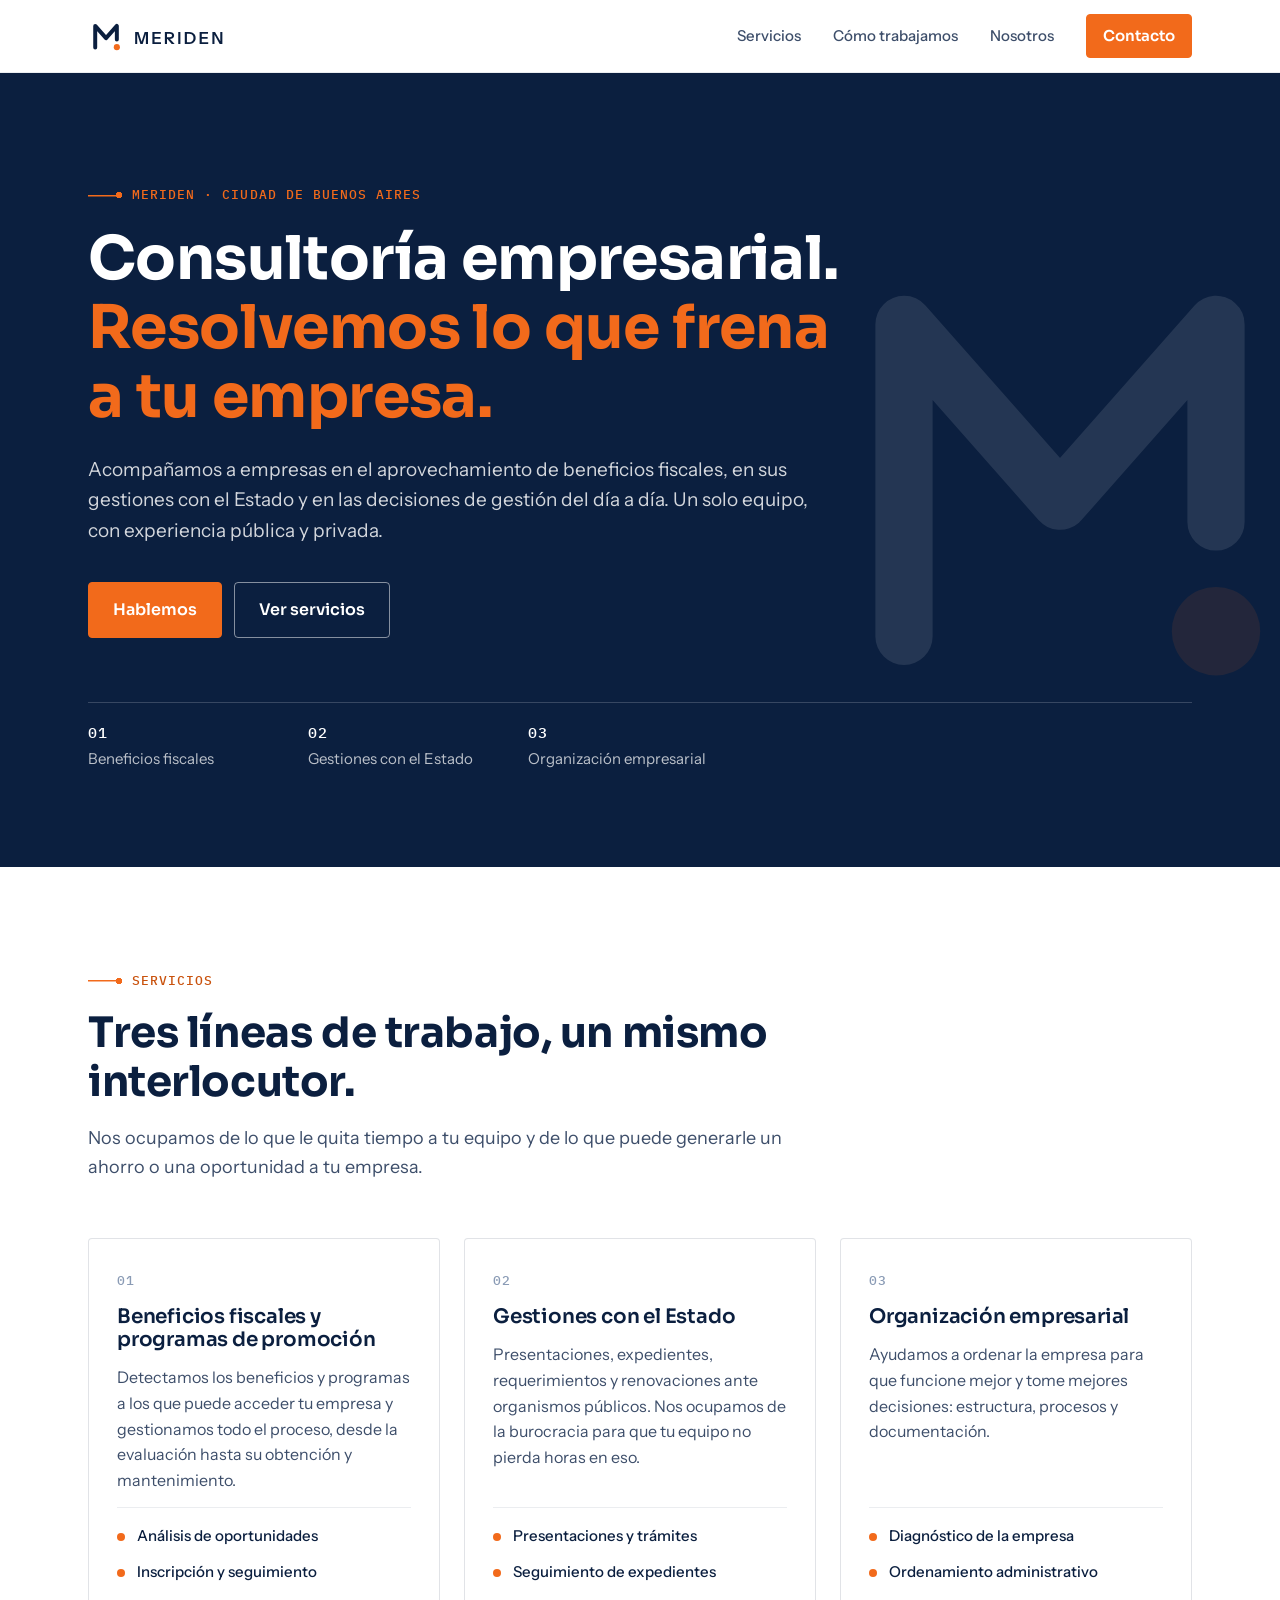
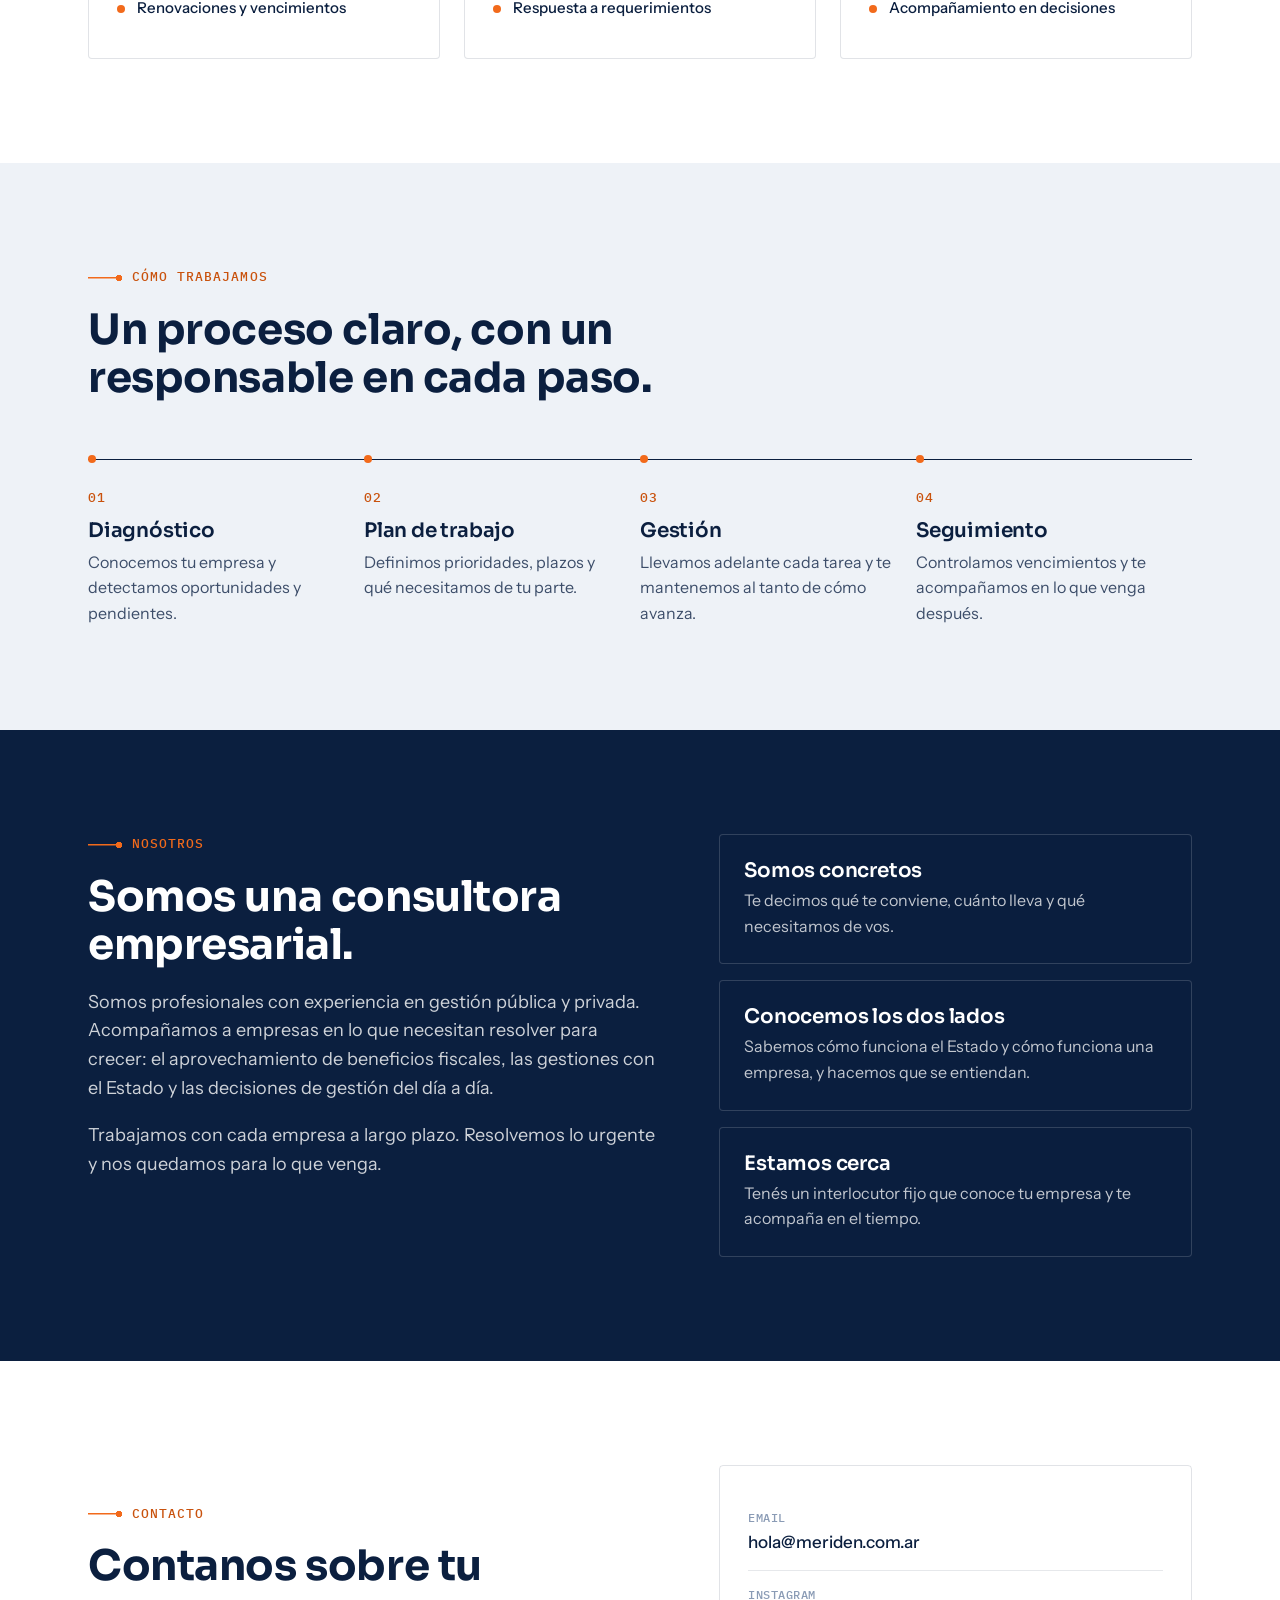
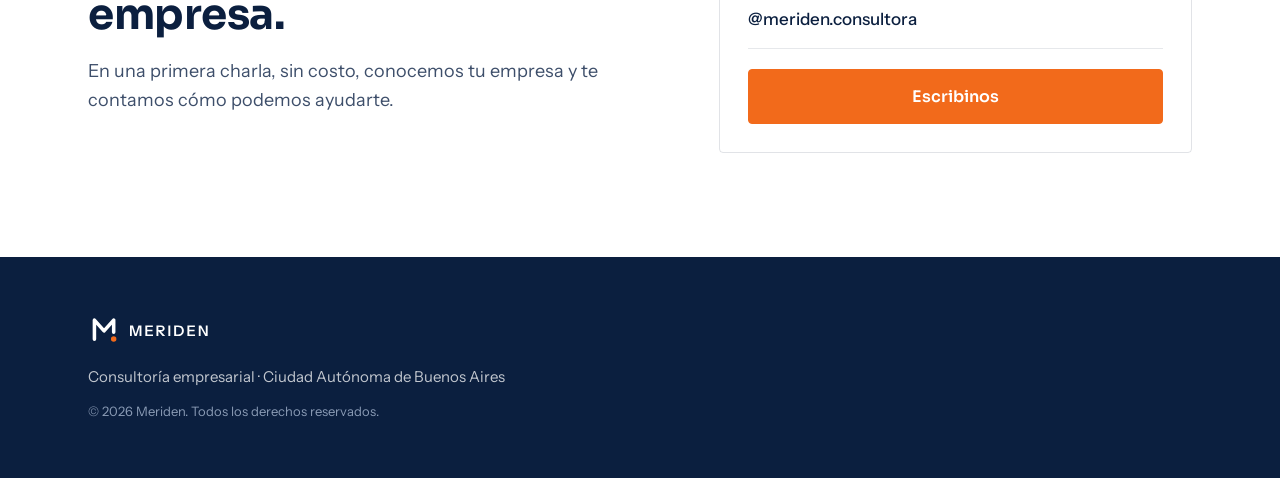
<file: index.html>
<!doctype html>
<html lang="es-AR">
<head>
  <meta charset="utf-8">
  <meta name="viewport" content="width=device-width, initial-scale=1">
  <title>Meriden · Consultoría empresarial</title>
  <meta name="description" content="Meriden es una consultora empresarial de Buenos Aires. Acompañamos a empresas en beneficios fiscales, gestiones con el Estado y organización empresarial.">
  <link rel="canonical" href="https://meriden.com.ar/">
  <link rel="icon" href="assets/img/simbolo.svg" type="image/svg+xml">
  <meta property="og:type" content="website">
  <meta property="og:title" content="Meriden · Consultoría empresarial">
  <meta property="og:description" content="Consultoría empresarial: beneficios fiscales, gestiones con el Estado y organización empresarial.">
  <meta property="og:url" content="https://meriden.com.ar/">
  <meta property="og:image" content="https://meriden.com.ar/assets/img/compartir.png">
  <meta property="og:image:width" content="1200">
  <meta property="og:image:height" content="630">
  <meta property="og:locale" content="es_AR">
  <meta name="twitter:card" content="summary_large_image">
  <link rel="apple-touch-icon" href="assets/img/apple-touch-icon.png">
  <meta name="theme-color" content="#0B1F3F">
  <link rel="preconnect" href="https://fonts.googleapis.com">
  <link rel="preconnect" href="https://fonts.gstatic.com" crossorigin>
  <link href="https://fonts.googleapis.com/css2?family=Sora:wght@400;600;700&family=Instrument+Sans:wght@400;500;600&family=IBM+Plex+Mono:wght@500&display=swap" rel="stylesheet">
  <link rel="stylesheet" href="assets/css/styles.css">
</head>
<body>

<header class="header">
  <div class="wrap header__in">
    <a href="#inicio" class="header__logo" aria-label="Meriden, inicio">
      <!-- LOGO: para cambiarlo, reemplazá assets/img/logo.svg (mismo nombre) -->
      <img src="assets/img/logo.svg" alt="Meriden" width="156" height="40">
    </a>
    <button class="nav-toggle" aria-label="Abrir menú" aria-expanded="false" aria-controls="nav">
      <span></span><span></span>
    </button>
    <nav class="nav" id="nav">
      <a href="#servicios">Servicios</a>
      <a href="#como-trabajamos">Cómo trabajamos</a>
      <a href="#nosotros">Nosotros</a>
      <a href="#contacto" class="btn btn--small">Contacto</a>
    </nav>
  </div>
</header>

<main>

  <!-- HERO -->
  <section class="hero grid-dark" id="inicio">
    <div class="wrap hero__in">
      <p class="eyebrow eyebrow--light">Meriden · Ciudad de Buenos Aires</p>
      <h1>Consultoría empresarial. <span class="accent">Resolvemos lo que frena a tu empresa.</span></h1>
      <p class="hero__lead">Acompañamos a empresas en el aprovechamiento de beneficios fiscales, en sus gestiones con el Estado y en las decisiones de gestión del día a día. Un solo equipo, con experiencia pública y privada.</p>
      <div class="hero__cta">
        <a href="#contacto" class="btn">Hablemos</a>
        <a href="#servicios" class="btn btn--ghost">Ver servicios</a>
      </div>
      <ul class="hero__facts" aria-label="Líneas de trabajo">
        <li><span class="mono">01</span>Beneficios fiscales</li>
        <li><span class="mono">02</span>Gestiones con el Estado</li>
        <li><span class="mono">03</span>Organización empresarial</li>
      </ul>
    </div>
    <div class="hero__mark" aria-hidden="true">
      <img src="assets/img/simbolo-negativo.svg" alt="">
    </div>
  </section>

  <!-- SERVICIOS -->
  <section class="section" id="servicios">
    <div class="wrap">
      <p class="eyebrow">Servicios</p>
      <h2>Tres líneas de trabajo, un mismo interlocutor.</h2>
      <p class="section__lead">Nos ocupamos de lo que le quita tiempo a tu equipo y de lo que puede generarle un ahorro o una oportunidad a tu empresa.</p>

      <div class="cards">
        <article class="card">
          <span class="card__num mono">01</span>
          <h3>Beneficios fiscales y programas de promoción</h3>
          <p>Detectamos los beneficios y programas a los que puede acceder tu empresa y gestionamos todo el proceso, desde la evaluación hasta su obtención y mantenimiento.</p>
          <ul class="ticks">
            <li>Análisis de oportunidades</li>
            <li>Inscripción y seguimiento</li>
            <li>Renovaciones y vencimientos</li>
          </ul>
        </article>
        <article class="card">
          <span class="card__num mono">02</span>
          <h3>Gestiones con el Estado</h3>
          <p>Presentaciones, expedientes, requerimientos y renovaciones ante organismos públicos. Nos ocupamos de la burocracia para que tu equipo no pierda horas en eso.</p>
          <ul class="ticks">
            <li>Presentaciones y trámites</li>
            <li>Seguimiento de expedientes</li>
            <li>Respuesta a requerimientos</li>
          </ul>
        </article>
        <article class="card">
          <span class="card__num mono">03</span>
          <h3>Organización empresarial</h3>
          <p>Ayudamos a ordenar la empresa para que funcione mejor y tome mejores decisiones: estructura, procesos y documentación.</p>
          <ul class="ticks">
            <li>Diagnóstico de la empresa</li>
            <li>Ordenamiento administrativo</li>
            <li>Acompañamiento en decisiones</li>
          </ul>
        </article>
      </div>
    </div>
  </section>

  <!-- COMO TRABAJAMOS -->
  <section class="section section--mist" id="como-trabajamos">
    <div class="wrap">
      <p class="eyebrow">Cómo trabajamos</p>
      <h2>Un proceso claro, con un responsable en cada paso.</h2>
      <ol class="steps">
        <li>
          <span class="steps__n mono">01</span>
          <h3>Diagnóstico</h3>
          <p>Conocemos tu empresa y detectamos oportunidades y pendientes.</p>
        </li>
        <li>
          <span class="steps__n mono">02</span>
          <h3>Plan de trabajo</h3>
          <p>Definimos prioridades, plazos y qué necesitamos de tu parte.</p>
        </li>
        <li>
          <span class="steps__n mono">03</span>
          <h3>Gestión</h3>
          <p>Llevamos adelante cada tarea y te mantenemos al tanto de cómo avanza.</p>
        </li>
        <li>
          <span class="steps__n mono">04</span>
          <h3>Seguimiento</h3>
          <p>Controlamos vencimientos y te acompañamos en lo que venga después.</p>
        </li>
      </ol>
    </div>
  </section>

  <!-- POR QUE / NOSOTROS -->
  <section class="section section--navy grid-dark" id="nosotros">
    <div class="wrap split">
      <div>
        <p class="eyebrow eyebrow--light">Nosotros</p>
        <h2>Somos una consultora empresarial.</h2>
        <p class="section__lead section__lead--light">Somos profesionales con experiencia en gestión pública y privada. Acompañamos a empresas en lo que necesitan resolver para crecer: el aprovechamiento de beneficios fiscales, las gestiones con el Estado y las decisiones de gestión del día a día.</p>
        <p class="section__lead section__lead--light">Trabajamos con cada empresa a largo plazo. Resolvemos lo urgente y nos quedamos para lo que venga.</p>
        <!-- SOCIOS: lista quitada hasta definir a quiénes mostrar -->
      </div>
      <ul class="values">
        <li><h3>Somos concretos</h3><p>Te decimos qué te conviene, cuánto lleva y qué necesitamos de vos.</p></li>
        <li><h3>Conocemos los dos lados</h3><p>Sabemos cómo funciona el Estado y cómo funciona una empresa, y hacemos que se entiendan.</p></li>
        <li><h3>Estamos cerca</h3><p>Tenés un interlocutor fijo que conoce tu empresa y te acompaña en el tiempo.</p></li>
      </ul>
    </div>
  </section>

  <!-- CONTACTO -->
  <section class="section" id="contacto">
    <div class="wrap contact">
      <div>
        <p class="eyebrow">Contacto</p>
        <h2>Contanos sobre tu empresa.</h2>
        <p class="section__lead">En una primera charla, sin costo, conocemos tu empresa y te contamos cómo podemos ayudarte.</p>
      </div>
      <div class="contact__box">
        <!-- CONTACTO -->
        <a class="contact__line" href="mailto:hola@meriden.com.ar">
          <span class="mono">EMAIL</span>hola@meriden.com.ar
        </a>
        <!-- WHATSAPP: agregar cuando haya número -->
        <a class="contact__line" href="https://www.instagram.com/meriden.consultora" target="_blank" rel="noopener">
          <span class="mono">INSTAGRAM</span>@meriden.consultora
        </a>
        <a href="mailto:hola@meriden.com.ar?subject=Quiero%20hablar%20con%20Meriden" class="btn btn--block">Escribinos</a>
      </div>
    </div>
  </section>

</main>

<footer class="footer grid-dark">
  <div class="wrap footer__in">
    <img src="assets/img/logo-negativo.svg" alt="Meriden" width="156" height="40">
    <p>Consultoría empresarial · Ciudad Autónoma de Buenos Aires</p>
    <p class="footer__small">© <span id="y">2026</span> Meriden. Todos los derechos reservados.</p>
  </div>
</footer>

<script>
  var t = document.querySelector('.nav-toggle'), n = document.getElementById('nav');
  t.addEventListener('click', function () {
    var open = n.classList.toggle('is-open');
    t.setAttribute('aria-expanded', open);
  });
  n.addEventListener('click', function (e) {
    if (e.target.tagName === 'A') { n.classList.remove('is-open'); t.setAttribute('aria-expanded', false); }
  });
  document.getElementById('y').textContent = new Date().getFullYear();
</script>
</body>
</html>
</file>
<file: assets/css/styles.css>
/* Meriden — estilos del sitio
   Paleta e identidad: ver meriden-identidad (azul marino, naranja, blanco, cuadrícula) */

:root {
  --navy: #0B1F3F;
  --navy-2: #13294F;
  --orange: #F26A1B;
  --orange-dark: #C9520D; /* naranja para texto sobre blanco (mejor contraste) */
  --white: #FFFFFF;
  --mist: #EEF2F7;
  --steel: #8A9BB5;
  --ink: #0B1F3F;
  --ink-2: #3D4E6A;

  --f-title: "Sora", system-ui, sans-serif;
  --f-text: "Instrument Sans", system-ui, sans-serif;
  --f-mono: "IBM Plex Mono", ui-monospace, monospace;

  --wrap: 1152px;
  --gutter: 24px;
  --radius: 4px;
}

*, *::before, *::after { box-sizing: border-box; }
html { scroll-behavior: smooth; scroll-padding-top: 80px; }
body {
  margin: 0;
  font-family: var(--f-text);
  font-size: 17px;
  line-height: 1.6;
  color: var(--ink);
  background: var(--white);
  -webkit-font-smoothing: antialiased;
}
img { max-width: 100%; display: block; }
a { color: inherit; }
h1, h2, h3 { font-family: var(--f-title); line-height: 1.15; margin: 0; letter-spacing: -0.01em; }
h1 { font-size: clamp(34px, 5.4vw, 60px); font-weight: 700; }
h2 { font-size: clamp(28px, 3.6vw, 42px); font-weight: 700; max-width: 22ch; }
h3 { font-size: 20px; font-weight: 600; }
p { margin: 0; }
.mono { font-family: var(--f-mono); font-weight: 500; letter-spacing: 0.04em; }
.accent { color: var(--orange); }

.wrap { max-width: var(--wrap); margin: 0 auto; padding: 0 var(--gutter); }

/* Fondos (sin cuadrícula) */
.grid-dark { background-color: var(--navy); }
.grid-light { }

/* Botones */
.btn {
  display: inline-flex; align-items: center; justify-content: center;
  padding: 14px 24px;
  background: var(--orange); color: var(--white);
  font-family: var(--f-title); font-weight: 600; font-size: 16px;
  text-decoration: none; border-radius: var(--radius);
  border: 1.5px solid var(--orange);
  transition: background .15s, color .15s, border-color .15s;
}
.btn:hover { background: var(--orange-dark); border-color: var(--orange-dark); }
.btn--ghost { background: transparent; border-color: rgba(255,255,255,.5); }
.btn--ghost:hover { background: var(--white); color: var(--navy); border-color: var(--white); }
.btn--small { padding: 9px 16px; font-size: 15px; }
.btn--block { width: 100%; margin-top: 8px; }
.btn:focus-visible, a:focus-visible, button:focus-visible { outline: 2px solid var(--orange); outline-offset: 3px; }

/* Header */
.header {
  position: sticky; top: 0; z-index: 10;
  background: rgba(255,255,255,.96);
  backdrop-filter: blur(8px);
  border-bottom: 1px solid rgba(11,31,63,.08);
}
.header__in { display: flex; align-items: center; justify-content: space-between; height: 72px; }
.header__logo img { height: 36px; width: auto; }
.nav { display: flex; align-items: center; gap: 32px; }
.nav a:not(.btn) { text-decoration: none; font-weight: 500; font-size: 15px; color: var(--ink-2); }
.nav a:not(.btn):hover { color: var(--navy); }
.nav-toggle { display: none; }

/* Eyebrow */
.eyebrow {
  display: flex; align-items: center; gap: 10px;
  font-family: var(--f-mono); font-weight: 500; font-size: 13px;
  letter-spacing: .08em; text-transform: uppercase;
  color: var(--orange-dark); margin-bottom: 18px;
}
.eyebrow::before {
  content: ""; flex: none; width: 34px; height: 6px;
  background:
    radial-gradient(circle at 31px 3px, var(--orange) 3px, transparent 3.5px),
    linear-gradient(var(--orange), var(--orange)) 0 50% / 28px 1.5px no-repeat;
}
.eyebrow--light { color: var(--orange); }

/* Hero */
.hero { position: relative; overflow: hidden; color: var(--white); padding: 112px 0 96px; }
.hero__in { position: relative; z-index: 1; }
.hero h1 { max-width: 17ch; }
.hero__lead { margin-top: 24px; max-width: 56ch; font-size: 19px; color: rgba(255,255,255,.82); }
.hero__cta { display: flex; flex-wrap: wrap; gap: 12px; margin-top: 36px; }
.hero__facts {
  list-style: none; padding: 0; margin: 64px 0 0;
  display: grid; grid-template-columns: repeat(3, minmax(0, 220px)); gap: 0;
  border-top: 1px solid rgba(255,255,255,.18);
}
.hero__facts li { padding: 18px 20px 0 0; font-size: 15px; color: rgba(255,255,255,.72); }
.hero__facts .mono { display: block; color: var(--white); font-size: 15px; margin-bottom: 2px; }
.hero__mark {
  position: absolute; right: -40px; top: 50%; transform: translateY(-50%);
  width: 520px; opacity: .10; pointer-events: none;
}
.hero__mark img { width: 100%; }

/* Secciones */
.section { padding: 104px 0; }
.section--mist { background-color: var(--mist); }
.section--navy { color: var(--white); }
.section__lead { margin-top: 18px; max-width: 62ch; font-size: 18px; color: var(--ink-2); }
.section__lead--light { color: rgba(255,255,255,.8); }

/* Servicios */
.cards { display: grid; grid-template-columns: repeat(3, 1fr); gap: 24px; margin-top: 56px; }
.card {
  position: relative;
  padding: 32px 28px;
  border: 1px solid rgba(11,31,63,.12);
  border-radius: var(--radius);
  background: var(--white);
  display: flex; flex-direction: column; gap: 14px;
}
.card--featured { border-top: 3px solid var(--orange); }
.card__num { font-size: 13px; color: var(--steel); }
.card p { color: var(--ink-2); font-size: 16px; }
.ticks { list-style: none; padding: 0; margin: auto 0 0; padding-top: 10px; border-top: 1px solid rgba(11,31,63,.08); }
.ticks li { position: relative; padding: 6px 0 6px 20px; font-size: 15px; font-weight: 500; }
.ticks li::before { content: ""; position: absolute; left: 0; top: 15px; width: 8px; height: 8px; border-radius: 50%; background: var(--orange); }

/* Regímenes */
.regimes { display: grid; grid-template-columns: repeat(3, 1fr); gap: 24px; margin-top: 56px; }
.regime { background: var(--white); border-radius: var(--radius); padding: 32px 28px; box-shadow: 0 1px 0 rgba(11,31,63,.06); }
.regime header { margin-bottom: 14px; }
.regime h3 { margin-top: 12px; font-size: 22px; }
.regime > p { color: var(--ink-2); font-size: 16px; }
.tag { display: inline-block; font-size: 12px; padding: 4px 8px; background: var(--navy); color: var(--white); border-radius: 2px; }
.regime__list { margin: 20px 0 0; }
.regime__list div { padding: 12px 0; border-top: 1px solid rgba(11,31,63,.1); }
.regime__list dt { font-weight: 600; font-size: 15px; }
.regime__list dd { margin: 2px 0 0; font-size: 15px; color: var(--ink-2); }
.chips { list-style: none; padding: 0; margin: 20px 0 0; display: flex; flex-wrap: wrap; gap: 8px; }
.chips li { font-size: 14px; padding: 6px 12px; border: 1px solid rgba(11,31,63,.18); border-radius: 999px; }
.note { margin-top: 32px; font-size: 14px; color: var(--ink-2); max-width: 70ch; }

/* Pasos */
.steps { list-style: none; padding: 0; margin: 56px 0 0; display: grid; grid-template-columns: repeat(4, 1fr); gap: 0; counter-reset: s; }
.steps li { position: relative; padding: 28px 24px 0 0; border-top: 1.5px solid var(--navy); }
.steps li::before {
  content: ""; position: absolute; top: -5px; left: 0;
  width: 8px; height: 8px; border-radius: 50%; background: var(--orange);
}
.steps__n { display: block; font-size: 13px; color: var(--orange-dark); margin-bottom: 10px; }
.steps h3 { margin-bottom: 8px; }
.steps p { color: var(--ink-2); font-size: 16px; }

/* Nosotros */
.split { display: grid; grid-template-columns: 1.2fr 1fr; gap: 64px; align-items: start; }
.partners { list-style: none; padding: 0; margin: 36px 0 0; display: grid; grid-template-columns: 1fr 1fr; gap: 10px 24px; }
.partners li { font-family: var(--f-title); font-weight: 600; font-size: 17px; padding-left: 16px; border-left: 2px solid var(--orange); }
.values { list-style: none; padding: 0; margin: 0; display: grid; gap: 16px; }
.values li { padding: 24px; border: 1px solid rgba(255,255,255,.16); background: rgba(11,31,63,.6); border-radius: var(--radius); }
.values h3 { color: var(--white); margin-bottom: 6px; }
.values p { color: rgba(255,255,255,.75); font-size: 16px; }

/* Contacto */
.contact { display: grid; grid-template-columns: 1.2fr 1fr; gap: 64px; align-items: center; }
.contact__box { padding: 28px; border: 1px solid rgba(11,31,63,.12); border-radius: var(--radius); }
.contact__line {
  display: flex; flex-direction: column; gap: 2px;
  padding: 14px 0; border-bottom: 1px solid rgba(11,31,63,.1);
  text-decoration: none; font-weight: 500; font-size: 17px;
}
.contact__line:hover { color: var(--orange-dark); }
.contact__line .mono { font-size: 12px; color: var(--steel); }
.contact__box .btn { margin-top: 20px; }

/* Footer */
.footer { color: rgba(255,255,255,.75); padding: 56px 0; font-size: 15px; }
.footer__in { display: flex; flex-direction: column; align-items: flex-start; gap: 12px; }
.footer__in img { height: 32px; width: auto; margin-bottom: 8px; }
.footer__small { font-size: 13px; color: var(--steel); }

/* Responsive */
@media (max-width: 960px) {
  .cards, .regimes { grid-template-columns: 1fr; }
  .steps { grid-template-columns: 1fr 1fr; row-gap: 40px; }
  .split, .contact { grid-template-columns: 1fr; gap: 40px; }
}
@media (max-width: 760px) {
  :root { --gutter: 16px; }
  body { font-size: 16px; }
  .section { padding: 72px 0; }
  .hero { padding: 72px 0 64px; }
  .hero__lead { font-size: 17px; }
  .hero__facts { grid-template-columns: 1fr; }
  .hero__facts li { padding: 14px 0; border-bottom: 1px solid rgba(255,255,255,.12); }
  .hero__mark { width: 420px; right: -220px; }
  .steps { grid-template-columns: 1fr; }
  .partners { grid-template-columns: 1fr; }

  .nav-toggle {
    display: flex; flex-direction: column; justify-content: center; gap: 6px;
    width: 44px; height: 44px; padding: 10px; background: none; border: 0; cursor: pointer;
  }
  .nav-toggle span { display: block; height: 2px; background: var(--navy); }
  .nav {
    display: none; position: absolute; top: 72px; left: 0; right: 0;
    flex-direction: column; align-items: stretch; gap: 0;
    background: var(--white); border-bottom: 1px solid rgba(11,31,63,.1);
    padding: 8px var(--gutter) 20px;
  }
  .nav.is-open { display: flex; }
  .nav a:not(.btn) { padding: 14px 0; border-bottom: 1px solid rgba(11,31,63,.08); font-size: 17px; }
  .nav .btn { margin-top: 16px; }
}
</file>
